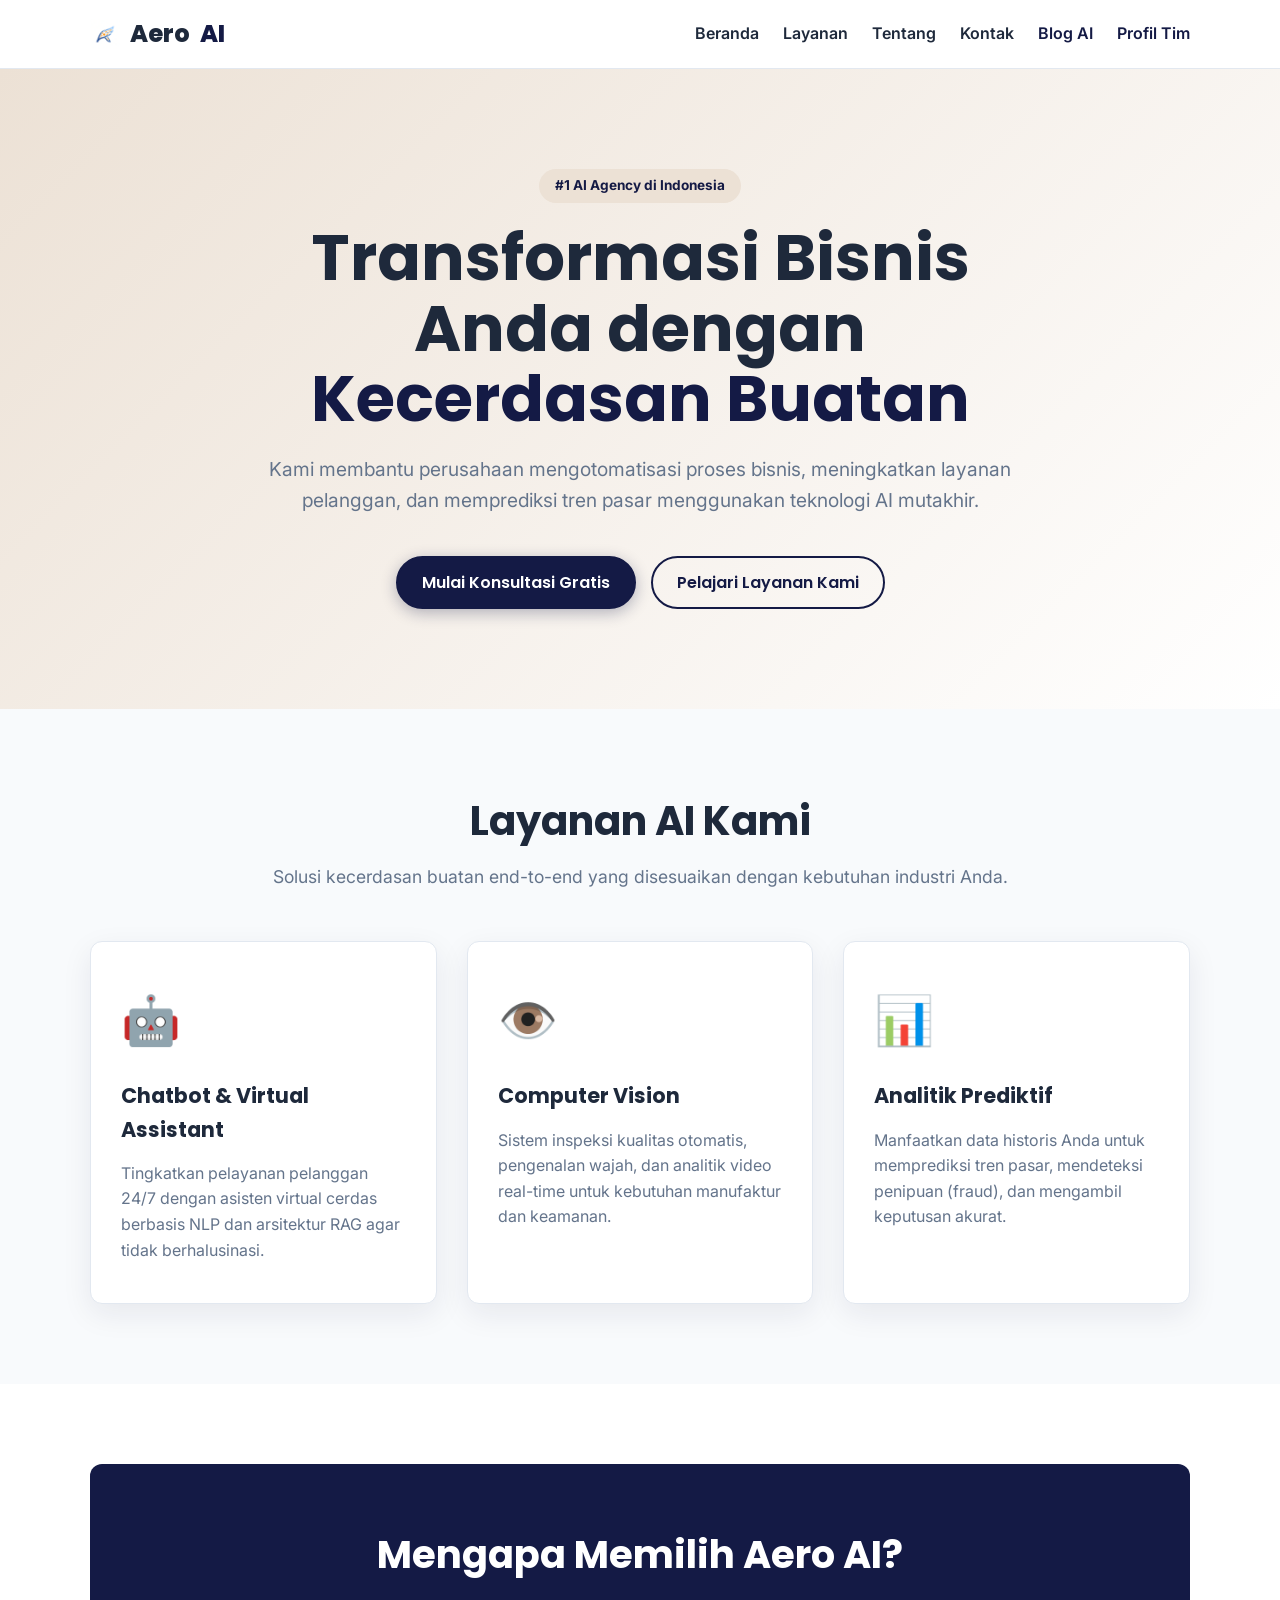
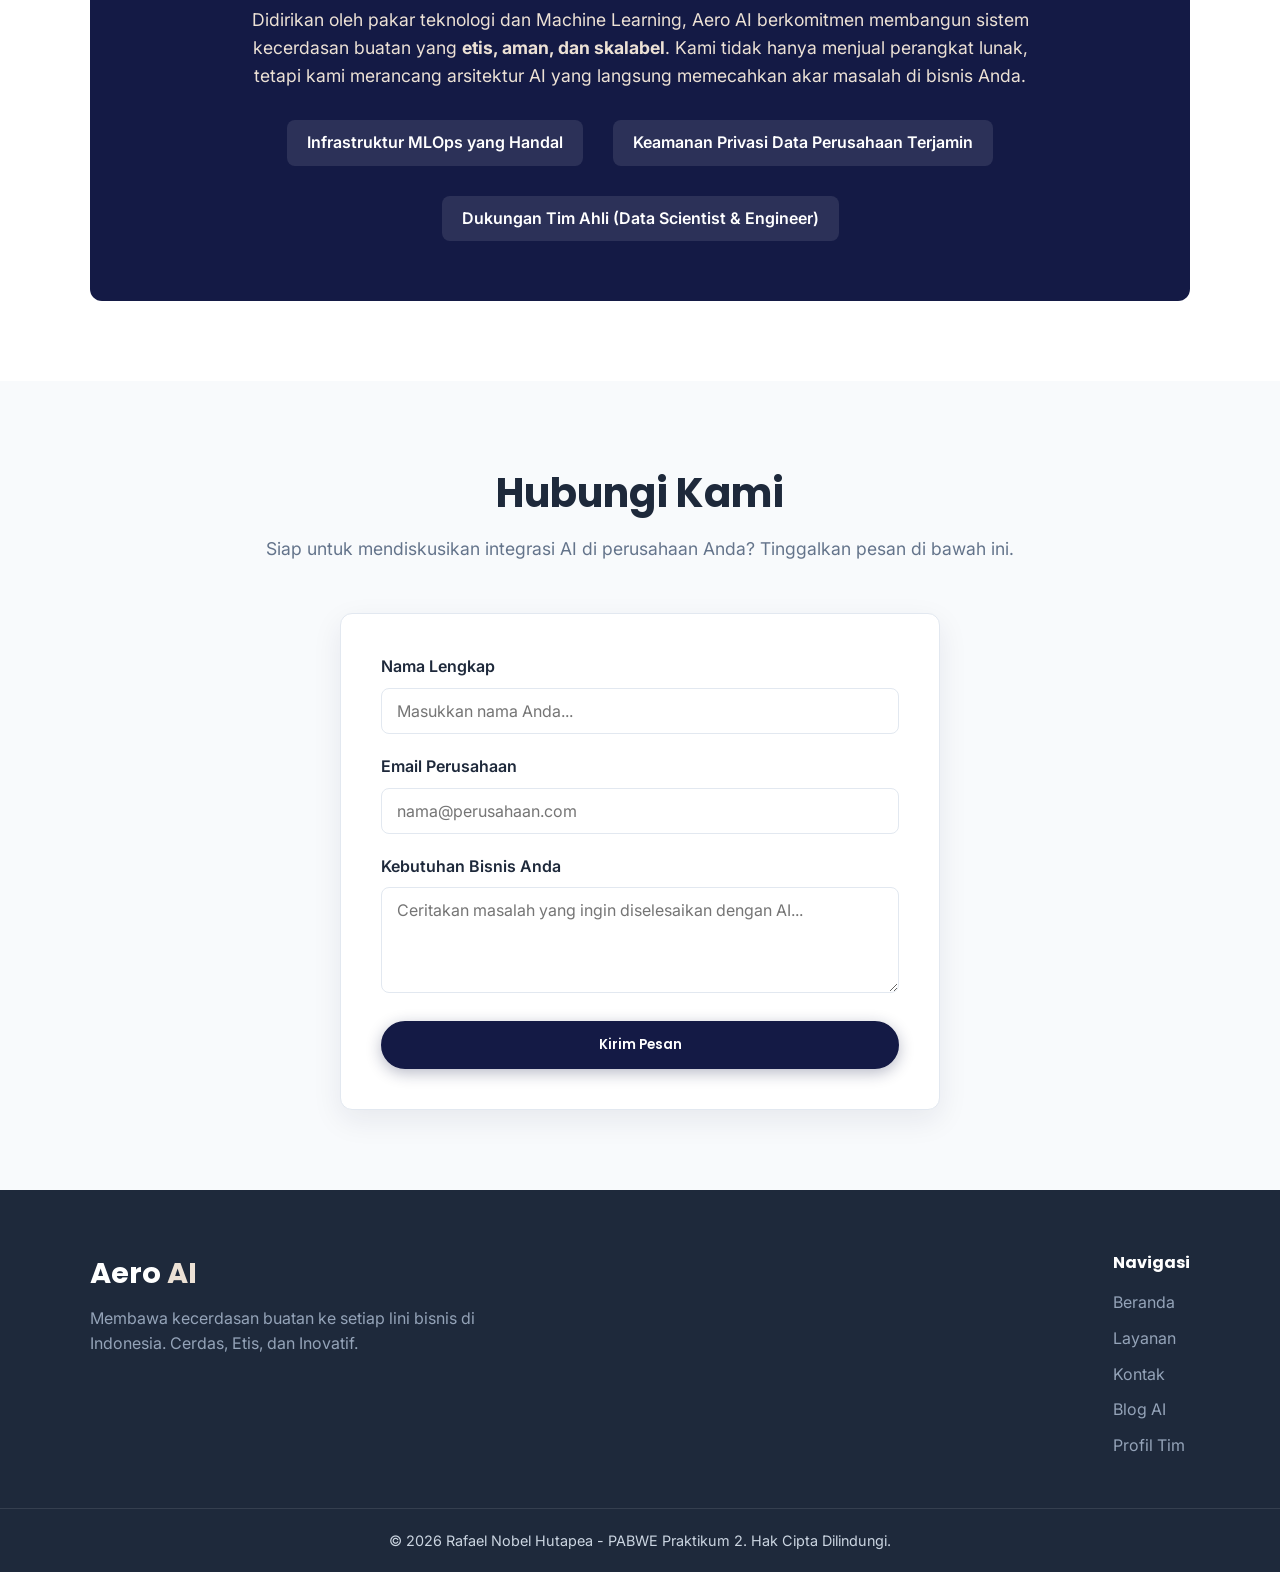
<file: index.html>
<!DOCTYPE html>
<html lang="id">
<head>
    <meta charset="UTF-8">
    <meta name="viewport" content="width=device-width, initial-scale=1.0">
    <meta name="description" content="Aero AI - Solusi Kecerdasan Buatan Enterprise untuk transformasi bisnis modern.">
    <title>Aero AI - Solusi Kecerdasan Buatan Enterprise</title>
    <link rel="icon" href="assets/img/logo.png" type="image/png">
    <link rel="preconnect" href="https://fonts.googleapis.com">
    <link rel="preconnect" href="https://fonts.gstatic.com" crossorigin>
    <link href="https://fonts.googleapis.com/css2?family=Inter:wght@400;500;600&family=Poppins:wght@500;600;700;800&display=swap" rel="stylesheet">
    <link rel="stylesheet" href="assets/css/style.css">
</head>
<body>

     <header class="navbar">
        <div class="container nav-container">
            <a href="index.html" class="logo">
                <img src="assets/img/logo.png" alt="Logo Aero" width="30" height="30">
                Aero <span>AI</span>
            </a>

            <button class="hamburger" id="hamburger" aria-label="Buka menu navigasi" aria-expanded="false">
                ☰
            </button>

            <nav class="nav-menu" id="navMenu">
                <a href="#beranda">Beranda</a>
                <a href="#layanan">Layanan</a>
                <a href="#tentang">Tentang</a>
                <a href="#kontak">Kontak</a>
                <a href="blog.html" class="link-highlight">Blog AI</a>
                <a href="cv.html" class="link-highlight">Profil Tim</a>
            </nav>
        </div>
    </header>

    <main>
        <!-- ===== Hero / Beranda ===== -->
        <section id="beranda" class="hero">
            <div class="container hero-container">            <div class="hero-text">
                    <p class="badge">#1 AI Agency di Indonesia</p>
                    <h1>Transformasi Bisnis Anda dengan <span>Kecerdasan Buatan</span></h1>
                    <p class="description">
                        Kami membantu perusahaan mengotomatisasi proses bisnis, meningkatkan layanan pelanggan, dan memprediksi tren pasar menggunakan teknologi AI mutakhir.
                    </p>
                    <div class="hero-buttons">
                        <a href="#kontak" class="btn btn-primary">Mulai Konsultasi Gratis</a>
                        <a href="#layanan" class="btn btn-outline">Pelajari Layanan Kami</a>
                    </div>
                </div>
            </div>
        </section>

        <!-- ===== Layanan AI: 3 layanan utama dalam bentuk card ===== -->
        <section id="layanan" class="section bg-light">
            <div class="container">
                <div class="section-title">
                    <h2>Layanan AI Kami</h2>
                    <p>Solusi kecerdasan buatan end-to-end yang disesuaikan dengan kebutuhan industri Anda.</p>
                </div>
                <div class="grid-cards">
                    <article class="card">
                        <div class="card-icon" aria-hidden="true">🤖</div>
                        <h3>Chatbot & Virtual Assistant</h3>
                        <p>Tingkatkan pelayanan pelanggan 24/7 dengan asisten virtual cerdas berbasis NLP dan arsitektur RAG agar tidak berhalusinasi.</p>
                    </article>
                    <article class="card">
                        <div class="card-icon" aria-hidden="true">👁️</div>
                        <h3>Computer Vision</h3>
                        <p>Sistem inspeksi kualitas otomatis, pengenalan wajah, dan analitik video real-time untuk kebutuhan manufaktur dan keamanan.</p>
                    </article>
                    <article class="card">
                        <div class="card-icon" aria-hidden="true">📊</div>
                        <h3>Analitik Prediktif</h3>
                        <p>Manfaatkan data historis Anda untuk memprediksi tren pasar, mendeteksi penipuan (fraud), dan mengambil keputusan akurat.</p>
                    </article>
                </div>
            </div>
        </section>

        <!-- ===== Tentang: value proposition perusahaan ===== -->
        <section id="tentang" class="section">
            <div class="container about-container">
                <div class="about-text">
                    <h2>Mengapa Memilih Aero AI?</h2>
                    <p>
                        Didirikan oleh pakar teknologi dan Machine Learning, Aero AI berkomitmen membangun sistem kecerdasan buatan yang <strong>etis, aman, dan skalabel</strong>. 
                        Kami tidak hanya menjual perangkat lunak, tetapi kami merancang arsitektur AI yang langsung memecahkan akar masalah di bisnis Anda.
                    </p>
                    <ul class="feature-list">
                        <li>Infrastruktur MLOps yang Handal</li>
                        <li>Keamanan Privasi Data Perusahaan Terjamin</li>
                        <li>Dukungan Tim Ahli (Data Scientist & Engineer)</li>
                    </ul>
                </div>
            </div>
        </section>
        
        <!-- ===== Form Kontak: lead capture konsultasi ===== -->
        <section id="kontak" class="section bg-light">
            <div class="container">
                <div class="section-title">
                    <h2>Hubungi Kami</h2>
                    <p>Siap untuk mendiskusikan integrasi AI di perusahaan Anda? Tinggalkan pesan di bawah ini.</p>
                </div>
                <div class="form-wrapper">
                    <form action="#" class="contact-form">
                        <div class="input-group">
                            <label for="name">Nama Lengkap</label>
                            <input type="text" id="name" placeholder="Masukkan nama Anda..." required>
                        </div>
                        <div class="input-group">
                            <label for="email">Email Perusahaan</label>
                            <input type="email" id="email" placeholder="nama@perusahaan.com" required>
                        </div>
                        <div class="input-group">
                            <label for="message">Kebutuhan Bisnis Anda</label>
                            <textarea id="message" rows="4" placeholder="Ceritakan masalah yang ingin diselesaikan dengan AI..." required></textarea>
                        </div>
                        <button type="submit" class="btn btn-primary btn-block">Kirim Pesan</button>
                    </form>
                </div>
            </div>
        </section>
    </main>
        
    
    <!-- ===== Footer: brand info + navigasi cepat ===== -->
    <footer class="site-footer">
        <div class="container footer-container">
            <div class="footer-brand">
                <h3>Aero <span>AI</span></h3>
                <p>Membawa kecerdasan buatan ke setiap lini bisnis di Indonesia. Cerdas, Etis, dan Inovatif.</p>
            </div>
            <div class="footer-links">
                <h4>Navigasi</h4>
                <a href="#beranda">Beranda</a>
                <a href="#layanan">Layanan</a>
                <a href="#kontak">Kontak</a>
                <a href="blog.html">Blog AI</a>
                <a href="cv.html">Profil Tim</a>
            </div>
        </div>
        <div class="footer-bottom">
            <p>&copy; 2026 Rafael Nobel Hutapea - PABWE Praktikum 2. Hak Cipta Dilindungi.</p>
        </div>
    </footer>

    <!-- Toggle menu hamburger di mobile -->
    <script>
        const hamburger = document.getElementById('hamburger');
        const navMenu = document.getElementById('navMenu');

        hamburger.addEventListener('click', () => {
            navMenu.classList.toggle('active');
            let isExpanded = hamburger.getAttribute('aria-expanded') === 'true';
            hamburger.setAttribute('aria-expanded', !isExpanded);
        });

        document.querySelectorAll('.nav-menu a').forEach(link => {
            link.addEventListener('click', () => {
                navMenu.classList.remove('active');
                hamburger.setAttribute('aria-expanded', 'false');
            });
        });
    </script>
</body>
</html>
</file>
<file: assets/css/style.css>
/* =========================================================
   STYLE.CSS - Aero AI Landing Page (Pure CSS)
   ========================================================= */

:root {
  --brand-primary: #141A45; 
  --brand-dark: #7C10D0;    
  --brand-soft: #ECE1D5;    
  --text-main: #1e293b;
  --text-muted: #64748b;
  --bg-white: #ffffff;
  --bg-light: #f8fafc;
  --border-color: #e2e8f0;
  --font-display: 'Poppins', sans-serif;
  --font-body: 'Inter', sans-serif;
  --radius: 12px;
  --shadow: 0 10px 30px rgba(20, 26, 69, 0.08);
}

* { margin: 0; padding: 0; box-sizing: border-box; }
html { scroll-behavior: smooth; scroll-padding-top: 80px; }
body { font-family: var(--font-body); color: var(--text-main); background-color: var(--bg-white); line-height: 1.6; }
h1, h2, h3, h4 { font-family: var(--font-display); font-weight: 700; color: var(--text-main); }
a { text-decoration: none; color: inherit; transition: color 0.3s ease; }

.container { width: 90%; max-width: 1100px; margin: 0 auto; }
.section { padding: 80px 0; }
.bg-light { background-color: var(--bg-light); }
.section-title { text-align: center; margin-bottom: 50px; }
.section-title h2 { font-size: clamp(2rem, 4vw, 2.5rem); margin-bottom: 10px; }
.section-title p { color: var(--text-muted); font-size: 1.1rem; }

/* Navbar */
.navbar { position: sticky; top: 0; z-index: 1000; background-color: rgba(255, 255, 255, 0.95); backdrop-filter: blur(8px); border-bottom: 1px solid var(--border-color); padding: 15px 0; }
.nav-container { display: flex; justify-content: space-between; align-items: center; position: relative; }
.logo { display: flex; align-items: center; gap: 10px; font-family: var(--font-display); font-size: 1.5rem; font-weight: 800; }
.logo img { height: 30px; object-fit: contain; }
.logo span { color: var(--brand-primary); }
.nav-menu { display: flex; gap: 24px; align-items: center; font-weight: 600; }
.nav-menu a:hover { color: var(--brand-primary); }
.link-highlight { color: var(--brand-primary); }
.hamburger { display: none; background: none; border: none; font-size: 1.8rem; color: var(--brand-primary); cursor: pointer; }

/* Buttons */
.btn { display: inline-block; padding: 12px 24px; border-radius: 99px; font-family: var(--font-display); font-weight: 600; cursor: pointer; text-align: center; transition: transform 0.3s ease, box-shadow 0.3s ease, background-color 0.3s ease; }
.btn:hover { transform: translateY(-3px); }
.btn-primary { background-color: var(--brand-primary); color: var(--bg-white); border: 2px solid var(--brand-primary); box-shadow: 0 4px 15px rgba(20, 26, 69, 0.3); }
.btn-primary:hover { background-color: var(--brand-dark); border-color: var(--brand-dark); color: var(--bg-white); }
.btn-outline { background-color: transparent; color: var(--brand-primary); border: 2px solid var(--brand-primary); }
.btn-outline:hover { background-color: var(--brand-soft); }
.btn-block { display: block; width: 100%; }

/* Hero */
.hero { background: linear-gradient(135deg, var(--brand-soft) 0%, var(--bg-white) 100%); padding: 100px 0; text-align: center; }
.hero-container { display: flex; flex-direction: column; align-items: center; justify-content: center; }
.hero-text { max-width: 800px; }
.badge { display: inline-block; background-color: var(--brand-soft); color: var(--brand-primary); padding: 6px 16px; border-radius: 99px; font-size: 0.85rem; font-weight: 700; margin-bottom: 20px; }
.hero h1 { font-size: clamp(2.5rem, 5vw, 4rem); line-height: 1.1; margin-bottom: 20px; }
.hero h1 span { color: var(--brand-primary); }
.hero .description { font-size: 1.2rem; color: var(--text-muted); margin-bottom: 40px; }
.hero-buttons { display: flex; gap: 15px; justify-content: center; }

/* Services */
.grid-cards { display: grid; grid-template-columns: repeat(auto-fit, minmax(280px, 1fr)); gap: 30px; }
.card { background-color: var(--bg-white); padding: 40px 30px; border-radius: var(--radius); border: 1px solid var(--border-color); box-shadow: var(--shadow); transition: transform 0.3s ease, box-shadow 0.3s ease; }
.card:hover { transform: translateY(-8px); box-shadow: 0 20px 40px rgba(20, 26, 69, 0.15); border-color: var(--brand-primary); }
.card-icon { font-size: 3rem; margin-bottom: 20px; }
.card h3 { margin-bottom: 15px; font-size: 1.3rem; }
.card p { color: var(--text-muted); }

/* About */
.about-container { background-color: var(--brand-primary); color: var(--bg-white); border-radius: var(--radius); padding: 60px; text-align: center; }
.about-container h2 { color: var(--bg-white); margin-bottom: 20px; font-size: clamp(1.8rem, 3vw, 2.5rem); }
.about-container p { color: var(--brand-soft); font-size: 1.1rem; max-width: 800px; margin: 0 auto 30px; }
.feature-list { list-style: none; display: flex; justify-content: center; gap: 30px; flex-wrap: wrap; }
.feature-list li { background-color: rgba(255, 255, 255, 0.1); padding: 10px 20px; border-radius: 8px; font-weight: 600; }

/* Contact Form */
.form-wrapper { max-width: 600px; margin: 0 auto; background-color: var(--bg-white); padding: 40px; border-radius: var(--radius); border: 1px solid var(--border-color); box-shadow: var(--shadow); }
.input-group { margin-bottom: 20px; text-align: left; }
.input-group label { display: block; font-weight: 600; margin-bottom: 8px; }
.input-group input, .input-group textarea { width: 100%; padding: 12px 15px; border: 1px solid var(--border-color); border-radius: 8px; font-family: inherit; font-size: 1rem; transition: border-color 0.3s ease; }
.input-group input:focus, .input-group textarea:focus { outline: none; border-color: var(--brand-primary); }

/* Footer */
.site-footer { background-color: var(--text-main); color: var(--bg-white); padding: 60px 0 20px; }
.footer-container { display: flex; flex-wrap: wrap; justify-content: space-between; gap: 40px; margin-bottom: 40px; text-align: left; }
.footer-brand h3 { color: var(--bg-white); font-size: 1.8rem; margin-bottom: 10px; }
.footer-brand span { color: var(--brand-soft); }
.footer-brand p { color: #94a3b8; max-width: 400px; }
.footer-links h4 { color: var(--bg-white); margin-bottom: 15px; }
.footer-links a { display: block; color: #94a3b8; margin-bottom: 10px; }
.footer-links a:hover { color: var(--brand-primary); }
.footer-bottom { text-align: center; color: #cbd5e1; border-top: 1px solid rgba(255, 255, 255, 0.1); padding-top: 20px; font-size: 0.9rem; }

/* Responsive Media Queries */
@media (max-width: 768px) {
  .hamburger { display: block; }
  .nav-menu { display: none; flex-direction: column; position: absolute; top: 100%; left: 0; width: 100%; background-color: var(--bg-white); padding: 20px; box-shadow: 0 10px 10px rgba(0,0,0,0.05); border-top: 1px solid var(--border-color); }
  .nav-menu.active { display: flex; }
  .hero-buttons { flex-direction: column; }
  .feature-list { flex-direction: column; gap: 15px; }
  .about-container { padding: 40px 20px; }
  .footer-container { flex-direction: column; text-align: center; align-items: center; }
}
</file>
